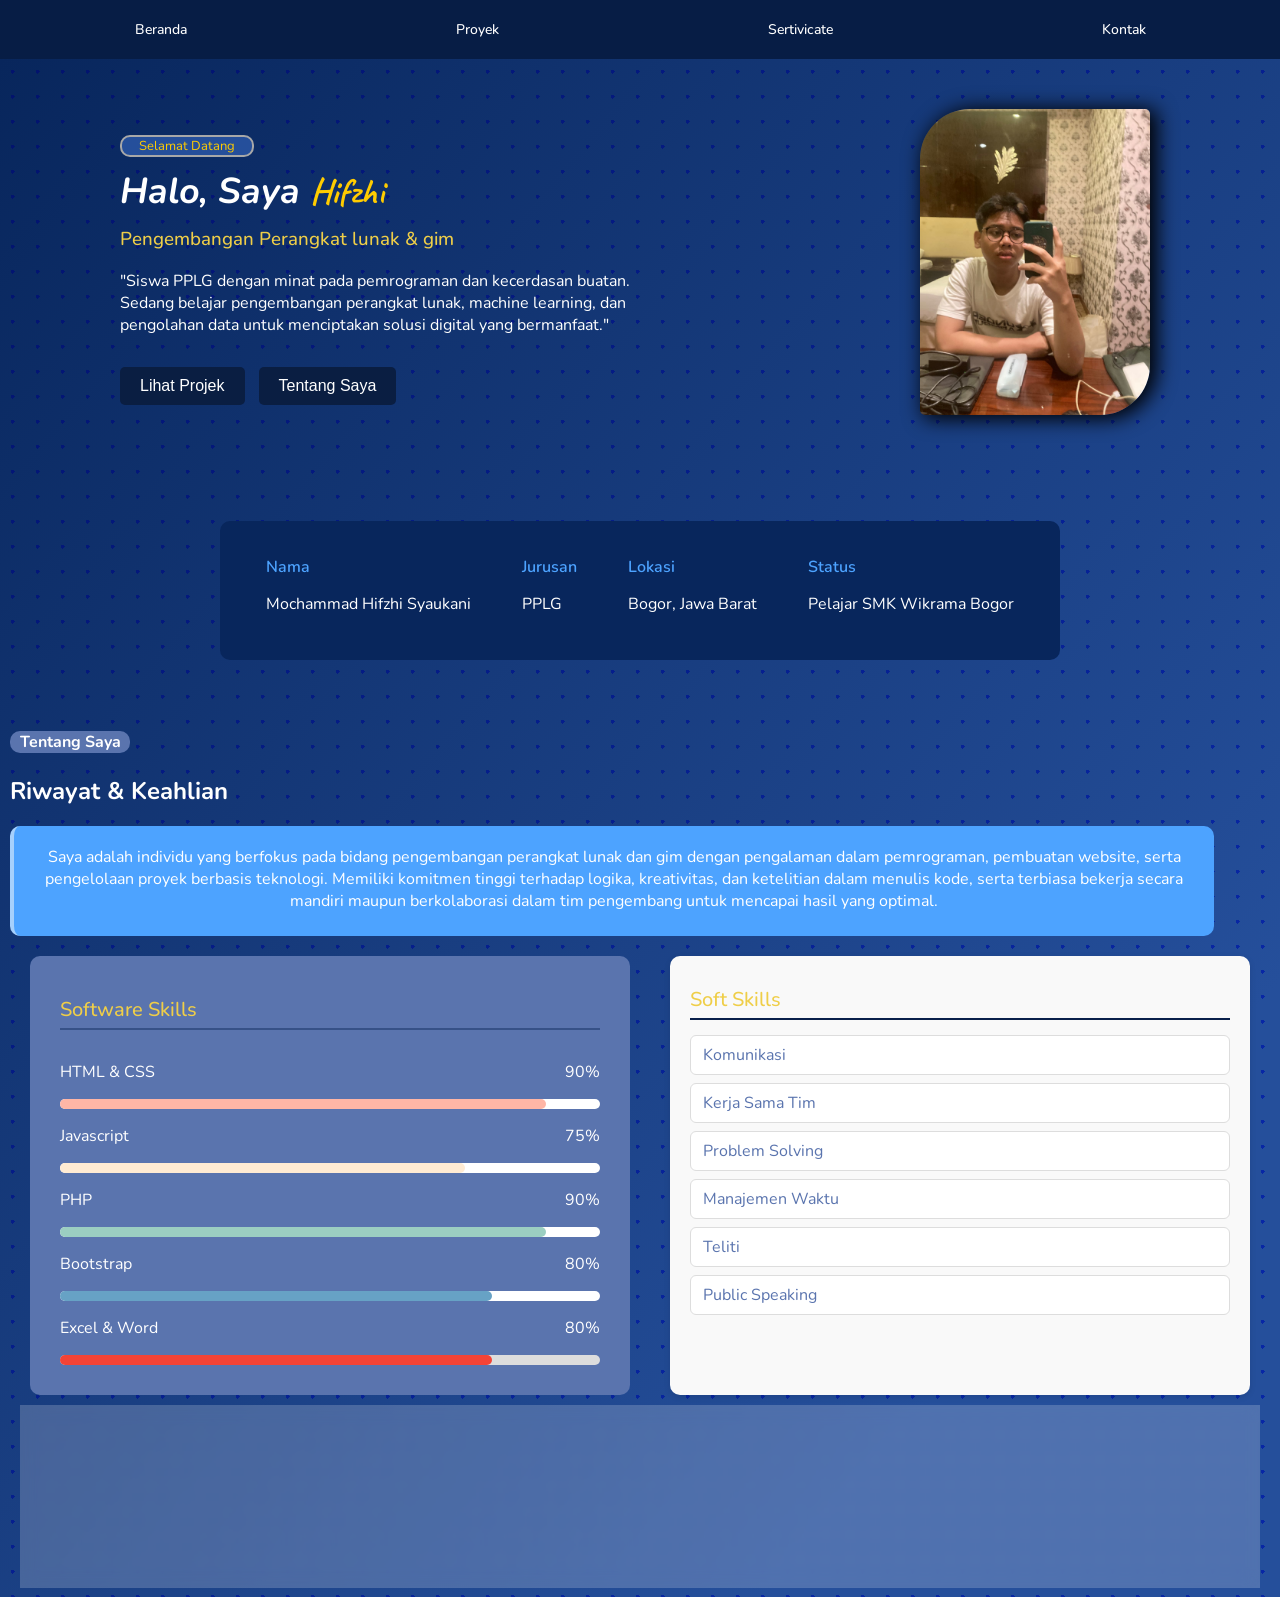
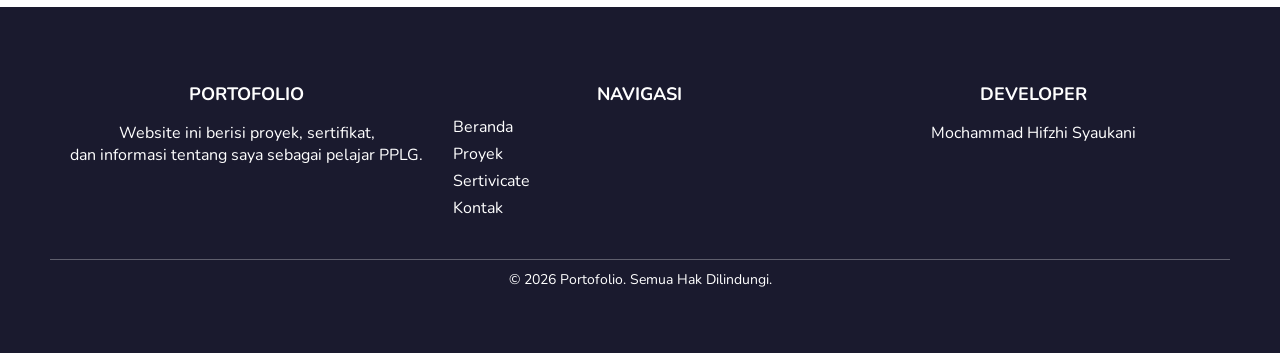
<file: index.html>
<!DOCTYPE html>
<html lang="en">

<head>
    <meta charset="UTF-8">
    <meta name="viewport" content="width=device-width, initial-scale=1.0">
    <title>Portfolio - Mochammad Hifzhi Syaukani</title>
    <link rel="stylesheet" href="src/style/global.css">
    <link rel="stylesheet" href="src/style/index.css">

    <link
        href="https://fonts.googleapis.com/css2?family=Nunito:wght@400;500;600;700;800;900&family=Fraunces:ital,opsz,wght@0,9..144,300;0,9..144,700;0,9..144,900;1,9..144,400&display=swap"
        rel="stylesheet" />

    <link rel="stylesheet" href="https://cdnjs.cloudflare.com/ajax/libs/animate.css/4.1.1/animate.min.css" />

    <link rel="preconnect" href="https://fonts.googleapis.com">
    <link rel="preconnect" href="https://fonts.gstatic.com" crossorigin>
    <link href="https://fonts.googleapis.com/css2?family=Caveat:wght@400..700&display=swap" rel="stylesheet">
</head>

<body>
    <header id="nav"></header>

    <main>
        <div class="section-hero ">
            <div style="margin-left: 70px;" class="animate__animated animate__bounceInLeft">
                <div class="welcome">
                    Selamat Datang
                </div>

                <div style="margin-top: 10px;">
                    <h1><em>Halo, Saya</em> <span>Hifzhi</span></h1>
                </div>

                <div>
                    <h3>Pengembangan Perangkat lunak &amp; gim</h3>
                </div>

                <div>
                    <p style="font-size: medium;">"Siswa PPLG dengan minat pada pemrograman dan kecerdasan buatan.
                        Sedang belajar pengembangan
                        perangkat lunak, machine learning, dan pengolahan data untuk menciptakan solusi digital yang
                        bermanfaat."</p>
                </div>

                <button class="btn-project"> <a href="src/page/Project.html"
                        style="color: white; text-decoration: none; font-size: 16px;">Lihat Projek</a></button>
                <button class="btn-about"> <a href="#about"
                        style="color: white; text-decoration: none; font-size: 16px;">Tentang
                        Saya</a></button>
            </div>

            <div class="animate__animated animate__bounceInDown">
                <img src="src/assets/images/foto Hifzhi.jpeg" alt="Foto hifzhi">
            </div>
        </div>

        <div class="about-strip animate__animated animate__bounceInUp">
            <div class="strip-item">
                <span class="strip-label">Nama</span>
                <span class="strip-val">Mochammad Hifzhi Syaukani</span>
            </div>
            <div class="strip-item">
                <span class="strip-label">Jurusan</span>
                <span class="strip-val">PPLG</span>
            </div>
            <div class="strip-item">
                <span class="strip-label">Lokasi</span>
                <span class="strip-val">Bogor, Jawa Barat</span>
            </div>
            <div class="strip-item">
                <span class="strip-label">Status</span>
                <span class="strip-val">Pelajar SMK Wikrama Bogor</span>
            </div>
        </div>

        <div id="about" style="display: flex; align-items: flex-start; gap: 40px; margin: 10px;">
            <!-- <div style="flex: 1; max-width: 250px;" class="img-aboutme">
                <img src="src/assets/images/foto formal.jpg" alt="Foto formal Hifzhi"
                    style="width:100%; border-radius:5px 50px 5px 50px;">
            </div> -->

            <div class="About" style="flex: 2;">
                <h4 style="font-size: medium;">Tentang Saya</h4>

                <h2 style="color: white;">Riwayat &amp; Keahlian</h2>

                <div class="aboutme">
                    <p>Saya adalah individu yang berfokus pada bidang pengembangan perangkat lunak dan gim dengan
                        pengalaman dalam pemrograman, pembuatan website, serta pengelolaan proyek berbasis teknologi.
                        Memiliki komitmen tinggi terhadap logika, kreativitas, dan ketelitian dalam menulis kode, serta
                        terbiasa bekerja secara mandiri maupun berkolaborasi dalam tim pengembang untuk mencapai hasil
                        yang optimal.</p>
                </div>

                <div style="display: flex; gap: 40px; margin: 20px; margin-bottom: 5px !important;">

                    <div style="flex: 1;" class="Software">
                        <h3>Software Skills</h3>
                        <div>
                            <div style="display:flex; justify-content:space-between; align-items:center;">
                                <p>HTML & CSS</p>
                                <p class="persen">90%</p>
                            </div>

                            <div style="background:#ffffff; width:100%; height:10px; border-radius: 10px;">
                                <div style="background:#FFB6A6; width:90%; height:10px; border-radius: 10px;"></div>
                            </div>
                        </div>
                        <div>
                            <div style="display:flex; justify-content:space-between; align-items:center;">
                                <p>Javascript</p>
                                <p class="persen">75%</p>
                            </div>

                            <div style="background:#ffffff; width:100%; height:10px; border-radius: 10px;">
                                <div style="background:#FFEBD3; width:75%; height:10px; border-radius: 10px;"></div>
                            </div>
                        </div>

                        <div>
                            <div style="display:flex; justify-content:space-between; align-items:center;">
                                <p>PHP</p>
                                <p class="persen">90%</p>
                            </div>
                            <div style="background:#ffffff; width:100%; height:10px; border-radius: 10px;">
                                <div style="background:#9BCEC1; width:90%; height:10px; border-radius: 10px;"></div>
                            </div>
                        </div>

                        <div>
                            <div style="display:flex; justify-content:space-between; align-items:center;">
                                <p>Bootstrap</p>
                                <p class="persen">80%</p>
                            </div>
                            <div style="background:#ffffff; width:100%; height:10px; border-radius: 10px;">
                                <div style="background:#67A2C5; width:80%; height:10px; border-radius: 10px;"></div>
                            </div>
                        </div>
                        <div>
                            <div style="display:flex; justify-content:space-between; align-items:center;">
                                <p>Excel & Word</p>
                                <p class="persen">80%</p>
                            </div>
                            <div style="background:#ddd; width:100%; height:10px; border-radius: 10px;">
                                <div style="background:#f44336; width:80%; height:10px; border-radius: 10px;"></div>
                            </div>
                        </div>
                    </div>

                    <div style="flex: 1; border-radius: 10px;" class="SoftSkills">
                        <h3>Soft Skills</h3>
                        <div>
                            <p>Komunikasi</p>
                            <p>Kerja Sama Tim</p>
                            <p>Problem Solving</p>
                            <p>Manajemen Waktu</p>
                            <p>Teliti</p>
                            <p>Public Speaking</p>
                        </div>
                    </div>
                </div>

                <div id="skill">
                    <h2 style="margin-top:20px; color: #efce48; text-align: center;">Keahlian Utama</h2>
                    <div class="skillsUtama">
                        <div class="skillUtama">
                            <p>Pengembangan Website</p>
                        </div>

                        <div class="skillUtama">
                            <p>Pemrograman Dasar</p>
                        </div>

                        <div class="skillUtama">
                            <p>Database Management</p>

                        </div>
                    </div>
                </div>
            </div>
        </div>

    </main>

    <footer id="footer"></footer>

</body>
<script src="src/js/navbar.js"></script>
<script src="src/js/footer.js"></script>
<script src="src/js/index.js"></script>

</html>
</file>
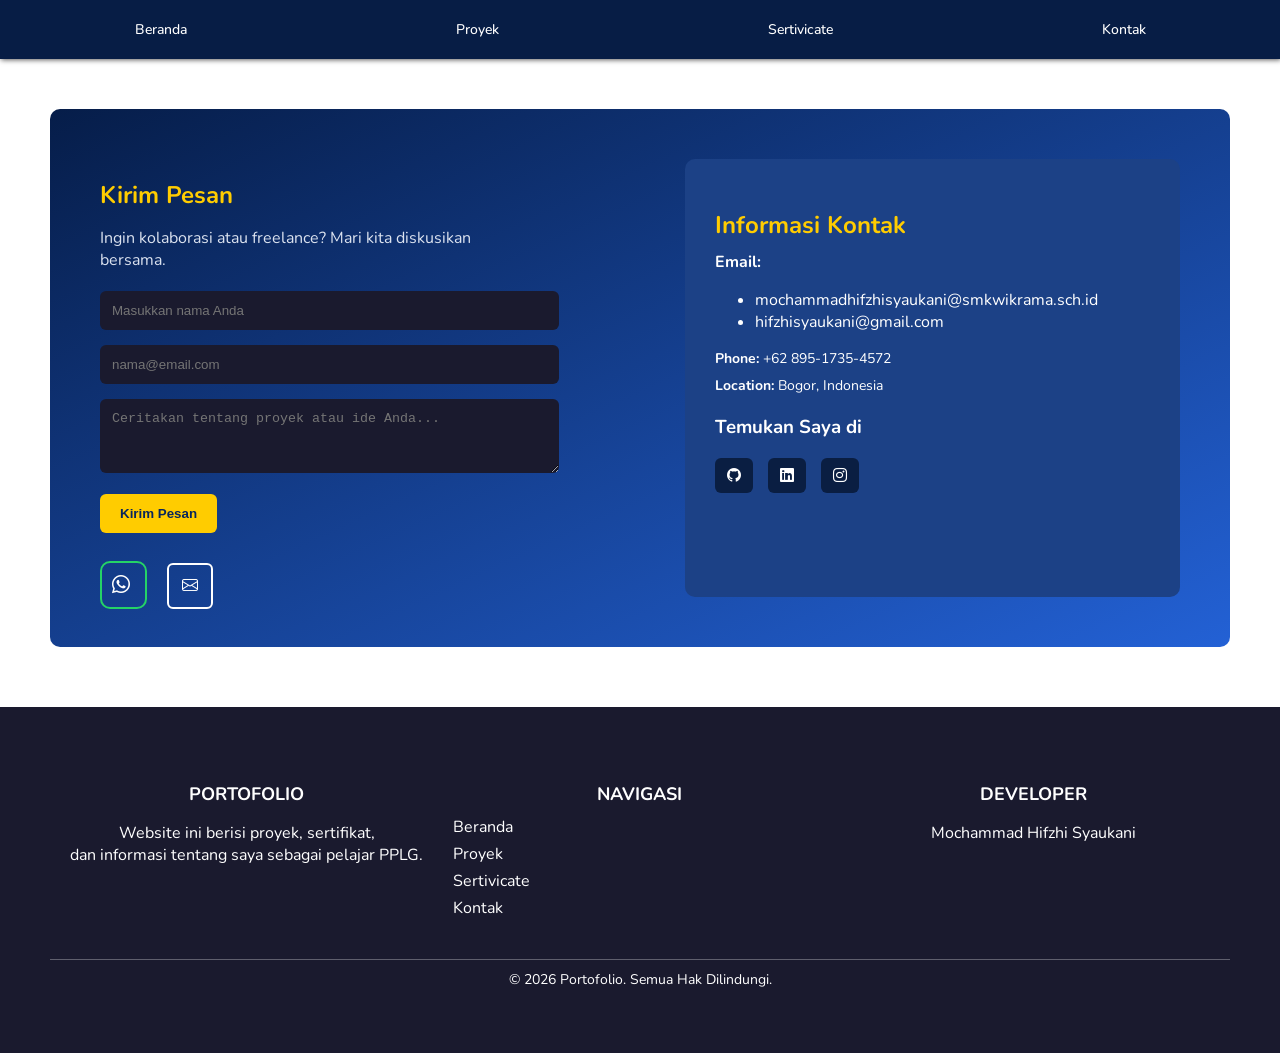
<file: src/page/Kontak.html>
<!DOCTYPE html>
<html lang="en">

<head>
    <meta charset="UTF-8">
    <meta name="viewport" content="width=device-width, initial-scale=1.0">
    <title>Portfolio - Kontak</title>

    <link rel="stylesheet" href="../style/global.css">
    <link rel="stylesheet" href="../style/kontak.css">

    <link
        href="https://fonts.googleapis.com/css2?family=Nunito:wght@400;500;600;700;800;900&family=Fraunces:ital,opsz,wght@0,9..144,300;0,9..144,700;0,9..144,900;1,9..144,400&display=swap"
        rel="stylesheet" />

    <link rel="preconnect" href="https://fonts.googleapis.com">
    <link rel="preconnect" href="https://fonts.gstatic.com" crossorigin>
    <link href="https://fonts.googleapis.com/css2?family=Caveat:wght@400..700&display=swap" rel="stylesheet">

    <!-- <link rel="stylesheet" href="https://jsdelivr.net"> -->

    <link rel="stylesheet" href="https://cdn.jsdelivr.net/npm/bootstrap-icons@1.11.3/font/bootstrap-icons.css">

</head>

<body>
    <header id="nav">

    </header>

    <main>
        <section class="contact">
            <div class="contact-form">
                <h2>Kirim Pesan</h2>
                <p>Ingin kolaborasi atau freelance? Mari kita diskusikan bersama.</p>
                <form action="https://formspree.io/f/mgojgjlw" method="POST">
                    <input type="text" name="name" placeholder="Masukkan nama Anda" required>
                    <input type="email" name="email" placeholder="nama@email.com" required>
                    <textarea name="message" placeholder="Ceritakan tentang proyek atau ide Anda..."
                        required></textarea>
                    <button type="submit">Kirim Pesan</button>
                </form>

                <div class="extra-links">
                    <a href="#" onclick="sendWhatsApp()" class="btn-whatsapp">
                        <i class="bi bi-whatsapp"></i>
                    </a>
                    <a href="mailto:hifzhisyaukani@gmail.com" class="btn-email">
                        <i class="bi bi-envelope"></i>
                    </a>
                </div>

            </div>

            <div class="contact-info">
                <h2>Informasi Kontak</h2>
                <strong>Email:</strong>
                <!-- <p> -->
                <ul>
                    <li>mochammadhifzhisyaukani@smkwikrama.sch.id</li>
                    <li>hifzhisyaukani@gmail.com</li>
                </ul>
                <!-- </p> -->
                <p><strong>Phone:</strong> +62 895-1735-4572</p>
                <p><strong>Location:</strong> Bogor, Indonesia</p>

                <h3>Temukan Saya di</h3>
                <div class="social-links">
                    <a href="https://github.com/mochammadhifzhisyaukani" target="_blank"><i class="bi bi-github"></i></a>
                    <a href="https://www.linkedin.com/in/mochammad-hifzhiii-syaukani-872305386" target="_blank"><i class="bi bi-linkedin"></i></a>
                    <a href="https://www.instagram.com/hfzi_25?igsh=dnJ2Z2tsb2R6cjhy" target="_blank"><i class="bi bi-instagram"></i></a>
                </div>
            </div>
        </section>

    </main>

    <footer id="footer"></footer>
</body>
<script src="../js/navbar.js"></script>
<script src="../js/footer.js"></script>
<script src="../js/kontak.js"></script>

</html>
</file>
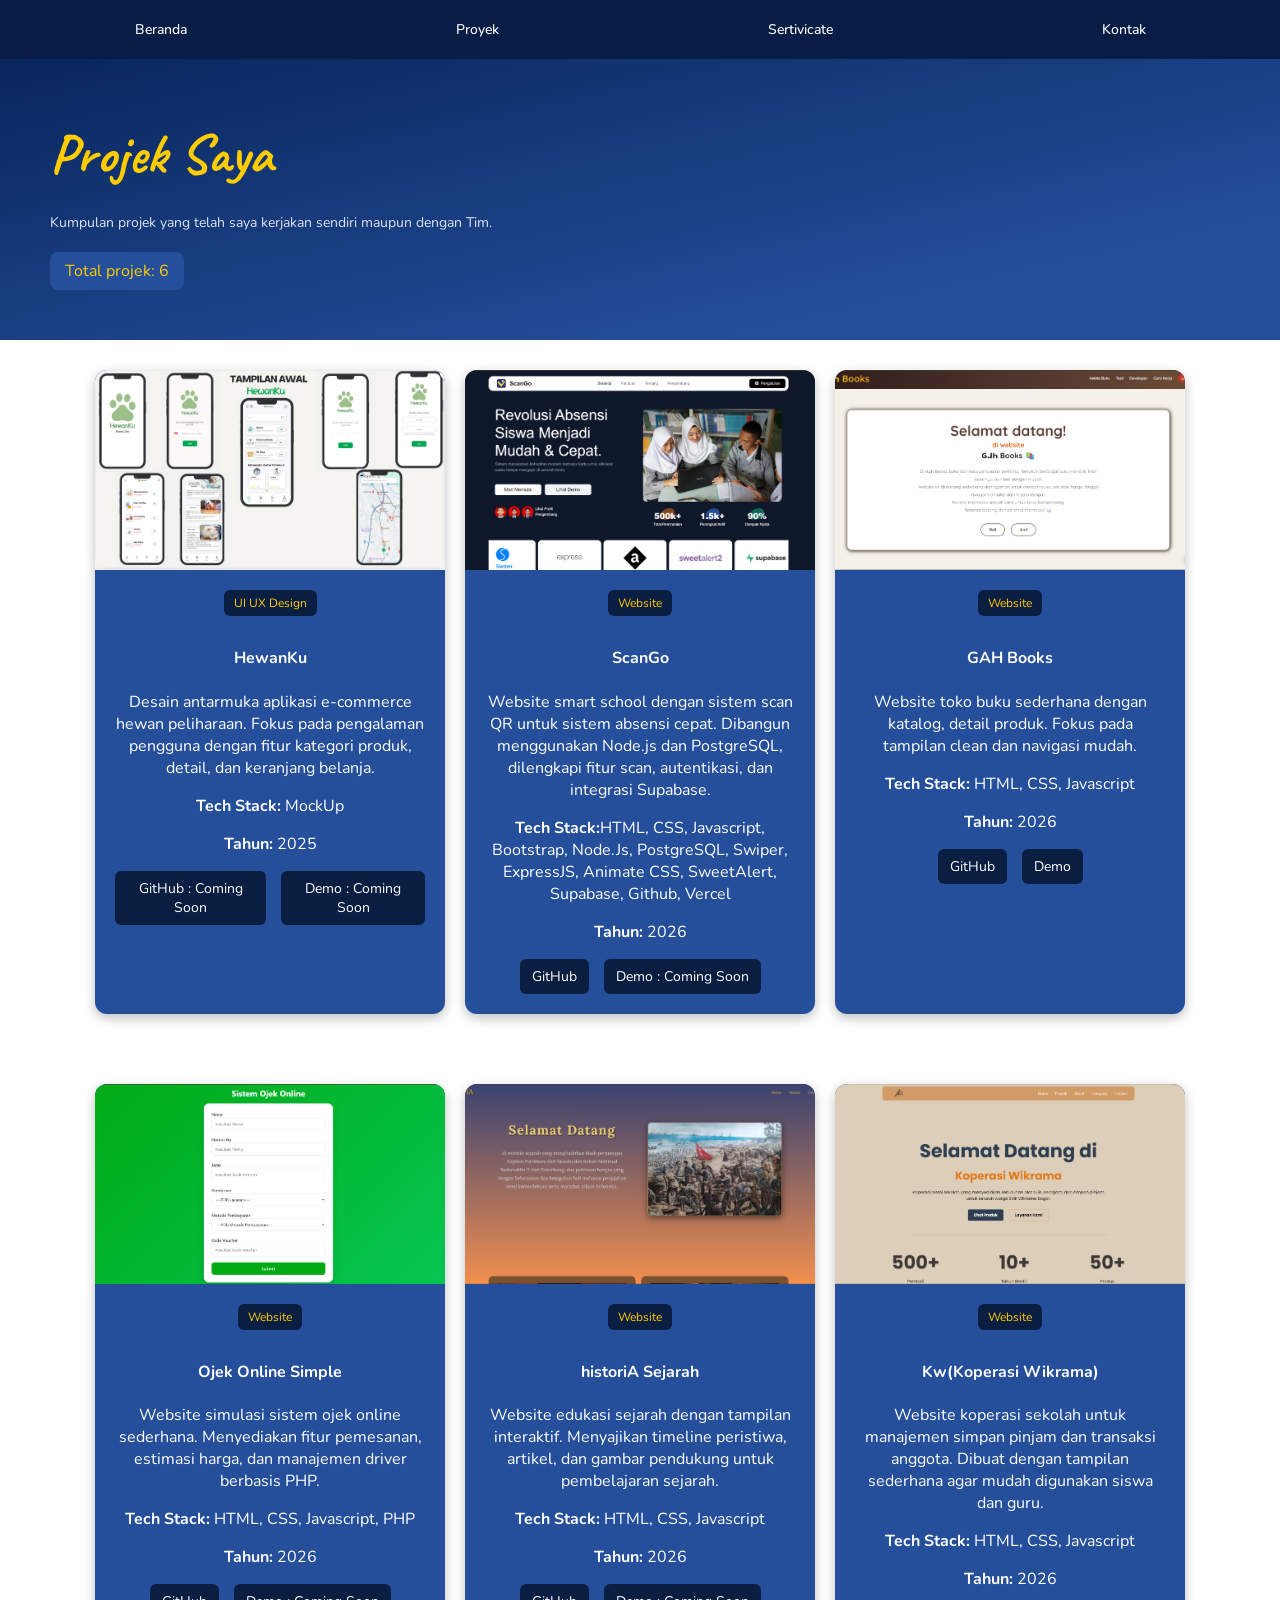
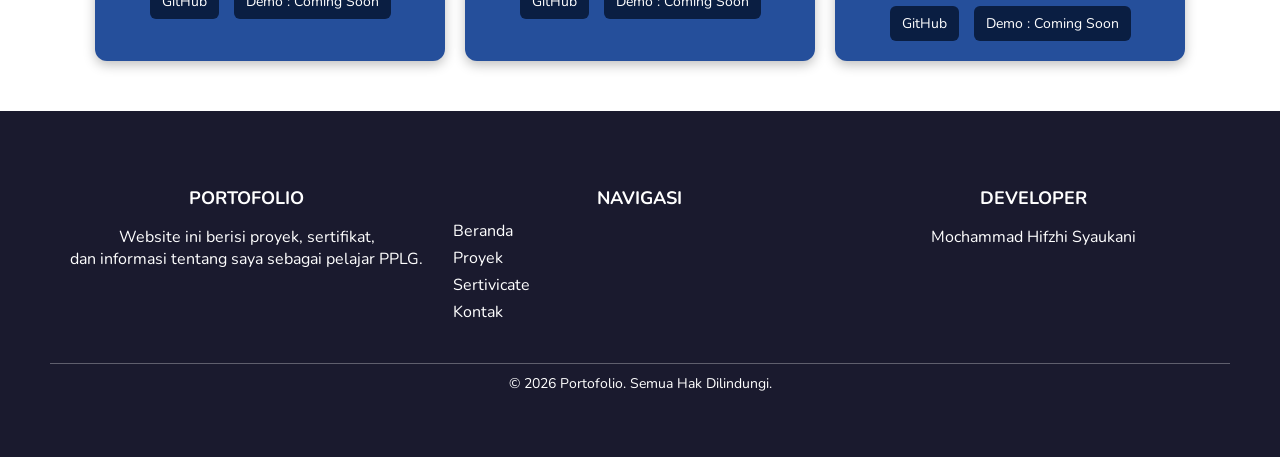
<file: src/page/Project.html>
<!DOCTYPE html>
<html lang="en">

<head>
    <meta charset="UTF-8">
    <meta name="viewport" content="width=device-width, initial-scale=1.0">
    <title>Portfolio - Projek</title>

    <link rel="stylesheet" href="../style/global.css">
    <link rel="stylesheet" href="../style/project.css">


    <link
        href="https://fonts.googleapis.com/css2?family=Nunito:wght@400;500;600;700;800;900&family=Fraunces:ital,opsz,wght@0,9..144,300;0,9..144,700;0,9..144,900;1,9..144,400&display=swap"
        rel="stylesheet" />

    <link rel="stylesheet" href="https://cdnjs.cloudflare.com/ajax/libs/animate.css/4.1.1/animate.min.css" />


    <link rel="preconnect" href="https://fonts.googleapis.com">
    <link rel="preconnect" href="https://fonts.gstatic.com" crossorigin>
    <link href="https://fonts.googleapis.com/css2?family=Caveat:wght@400..700&display=swap" rel="stylesheet">
</head>

<body>
    <header id="nav">

    </header>

    <main>
        <section class="portfolio">
            <h2 class="animate__animated animate__bounceInDown">Projek Saya</h2>
            <p class="animate__animated animate__bounceInLeft">Kumpulan projek yang telah saya kerjakan sendiri maupun dengan Tim.</p>
            <div class="project-count animate__animated animate__bounceInLeft">Total projek: 6</div>
        </section>


        <div class="projects-grid animate__animated animate__slideInUp">

            <div class="project-card">
                <div class="project-image">
                    <img src="../assets/project/project UI UX HewanKu.png" alt="Preview HewanKu">
                </div>
                <div class="project-content">
                    <span class="project-category">UI UX Design</span>
                    <h4>HewanKu</h4>
                    <p>Desain antarmuka aplikasi e-commerce hewan peliharaan. Fokus pada pengalaman pengguna dengan
                        fitur kategori produk, detail, dan keranjang belanja.</p>
                    <p><strong>Tech Stack:</strong> MockUp</p>
                    <p><strong>Tahun:</strong> 2025</p>
                    <div class="project-links">
                        <a href="#">GitHub : Coming Soon </a>
                        <a href="#">Demo : Coming Soon</a>
                    </div>
                </div>
            </div>

            <div class="project-card">
                <div class="project-image">
                    <img src="../assets/project/projek ScanGo.png" alt="Preview ScanGo">
                </div>
                <div class="project-content">
                    <span class="project-category">Website</span>
                    <h4>ScanGo</h4>
                    <p>Website smart school dengan sistem scan QR untuk sistem absensi cepat. Dibangun menggunakan
                        Node.js dan PostgreSQL, dilengkapi fitur scan, autentikasi, dan integrasi Supabase.</p>
                    <p><strong>Tech Stack:</strong>HTML, CSS, Javascript, Bootstrap, Node.Js, PostgreSQL, Swiper,
                        ExpressJS, Animate CSS, SweetAlert, Supabase, Github, Vercel</p>
                    <p><strong>Tahun:</strong> 2026</p>
                    <div class="project-links">
                        <a href="https://github.com/mochammadhifzhisyaukani/ScanGo.git" target="_blank">GitHub</a>
                        <a href="#">Demo : Coming Soon</a>
                    </div>
                </div>
            </div>
            <div class=" project-card">
                            <div class="project-image">
                                <img src="../assets/project/projek GAH Books.png" alt="Preview GAH Books">
                            </div>
                            <div class="project-content">
                                <span class="project-category">Website</span>
                                <h4>GAH Books</h4>
                                <p>Website toko buku sederhana dengan katalog, detail produk. Fokus pada tampilan clean
                                    dan navigasi mudah.</p>
                                <p><strong>Tech Stack:</strong> HTML, CSS, Javascript</p>
                                <p><strong>Tahun:</strong> 2026</p>
                                <div class="project-links">
                                    <a href="https://github.com/mochammadhifzhisyaukani/bookStore.git"
                                        target="_blank">GitHub</a>
                                    <a href="https://mochammadhifzhisyaukani.github.io/bookStore/"
                                        target="_blank">Demo</a>
                                </div>
                            </div>
                    </div>
                    <div class="project-card">
                        <div class="project-image">
                            <img src="../assets/project/projek Sistem Ojek Online.png" alt="Preview Ojek Online KW">
                        </div>
                        <div class="project-content">
                            <span class="project-category">Website</span>
                            <h4>Ojek Online Simple</h4>
                            <p>Website simulasi sistem ojek online sederhana. Menyediakan fitur pemesanan, estimasi
                                harga, dan manajemen driver berbasis PHP.</p>
                            <p><strong>Tech Stack:</strong> HTML, CSS, Javascript, PHP</p>
                            <p><strong>Tahun:</strong> 2026</p>
                            <div class="project-links">
                                <a href="https://github.com/mochammadhifzhisyaukani/OjekKW.git"
                                    target="_blank">GitHub</a>
                                <a href="#">Demo : Coming Soon</a>
                            </div>
                        </div>
                    </div>

                    <div class="project-card">
                        <div class="project-image">
                            <img src="../assets/project/project historiA Sejarah.png" alt="Preview historiA Sejarah">
                        </div>
                        <div class="project-content">
                            <span class="project-category">Website</span>
                            <h4>historiA Sejarah</h4>
                            <p>Website edukasi sejarah dengan tampilan interaktif. Menyajikan timeline peristiwa,
                                artikel, dan gambar pendukung untuk pembelajaran sejarah.</p>
                            <p><strong>Tech Stack:</strong> HTML, CSS, Javascript</p>
                            <p><strong>Tahun:</strong> 2026</p>
                            <div class="project-links">
                                <a href="https://github.com/mochammadhifzhisyaukani/webSejarah.git"
                                    target="_blank">GitHub</a>
                                <a href="https://mochammadhifzhisyaukani.github.io/webSejarah/" target="_blank">Demo :
                                    Coming Soon</a>
                            </div>
                        </div>
                    </div>

                    <div class="project-card">
                        <div class="project-image">
                            <img src="../assets/project/project Kw(Koperasi Wikrama).png"
                                alt="Preview Wk-Koperasi-Wikrama-">
                        </div>
                        <div class="project-content">
                            <span class="project-category">Website</span>
                            <h4>Kw(Koperasi Wikrama)</h4>
                            <p>Website koperasi sekolah untuk manajemen simpan pinjam dan transaksi anggota. Dibuat
                                dengan tampilan sederhana agar mudah digunakan siswa dan guru.</p>
                            <p><strong>Tech Stack:</strong> HTML, CSS, Javascript</p>
                            <p><strong>Tahun:</strong> 2026</p>
                            <div class="project-links">
                                <a href="https://github.com/mochammadhifzhisyaukani/Wk-Koperasi-Wikrama-.git"
                                    target="_blank">GitHub</a>
                                <a href="https://mochammadhifzhisyaukani.github.io/Wk-Koperasi-Wikrama-/"
                                    target="_blank">Demo : Coming Soon</a>
                            </div>
                        </div>
                    </div>
                </div>

    </main>

    <footer id="footer"></footer>
</body>
<script src="../js/navbar.js"></script>
<script src="../js/footer.js"></script>

</html>
</file>
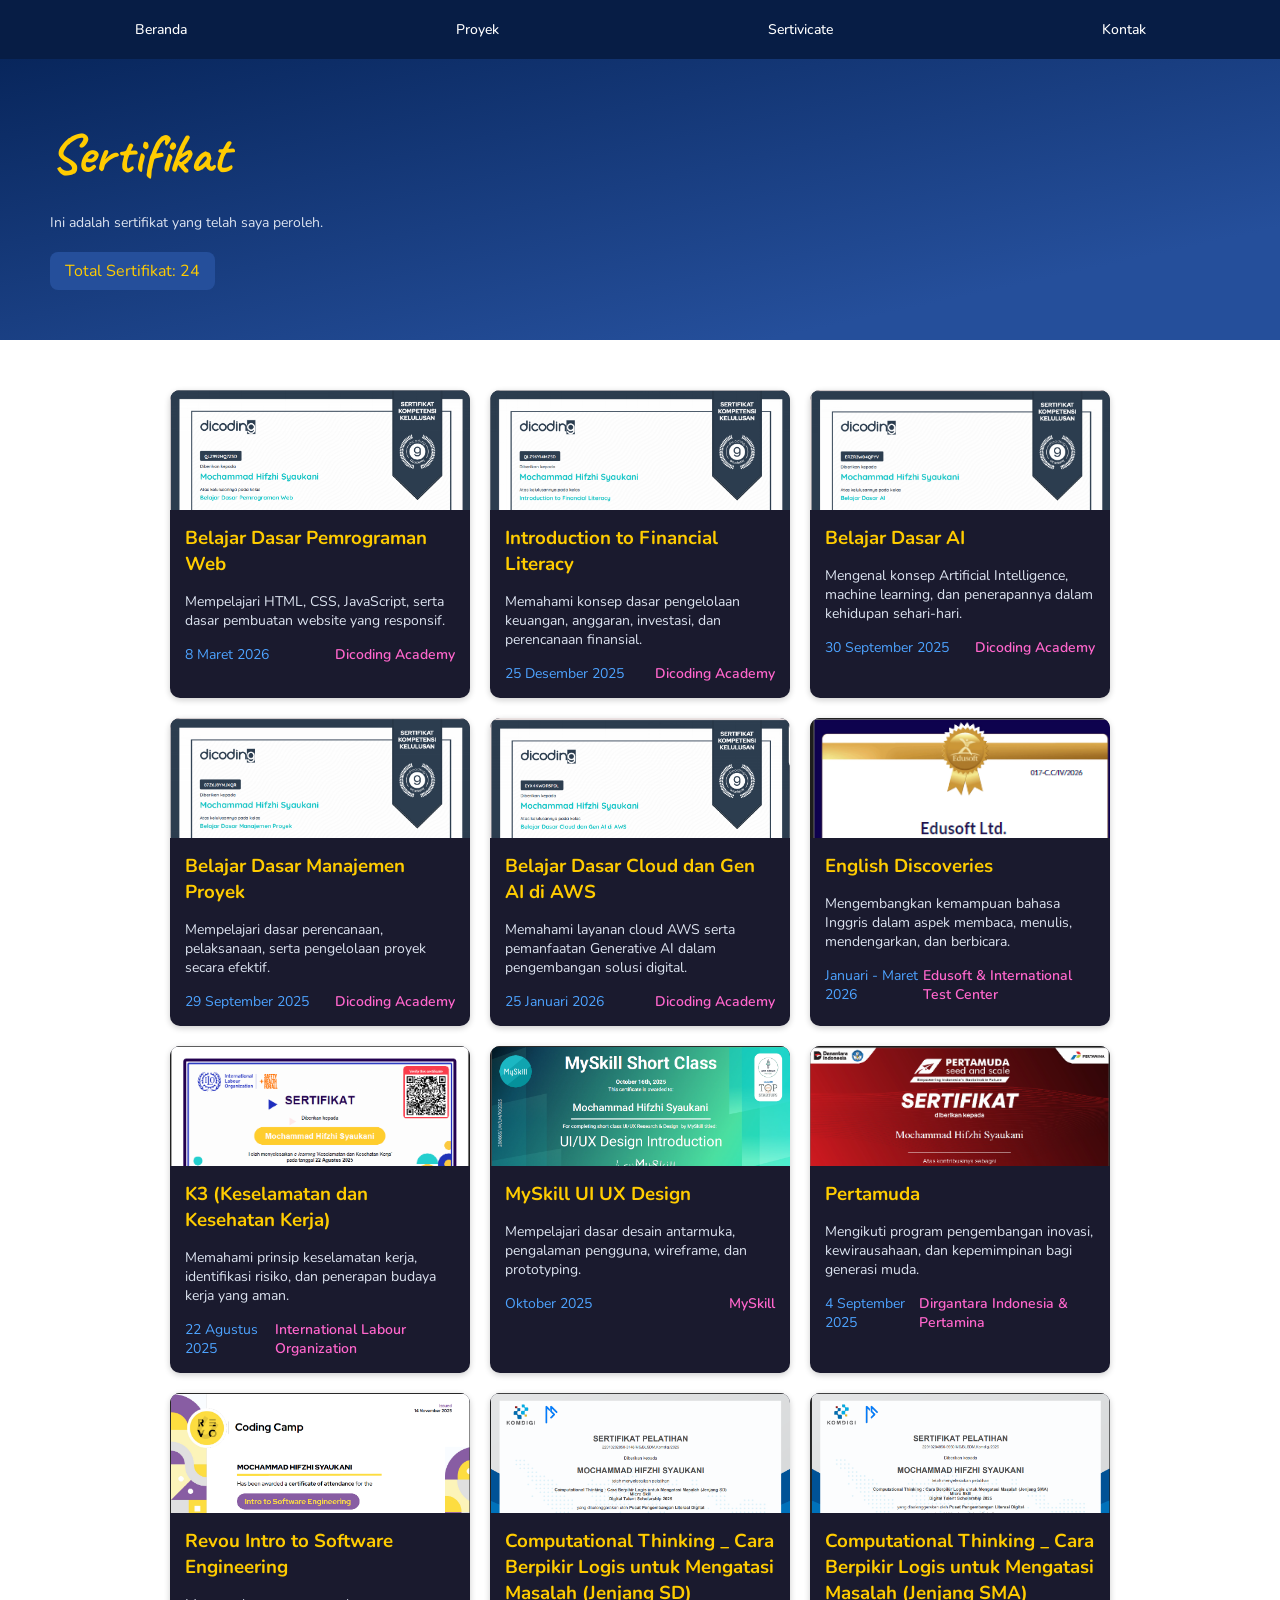
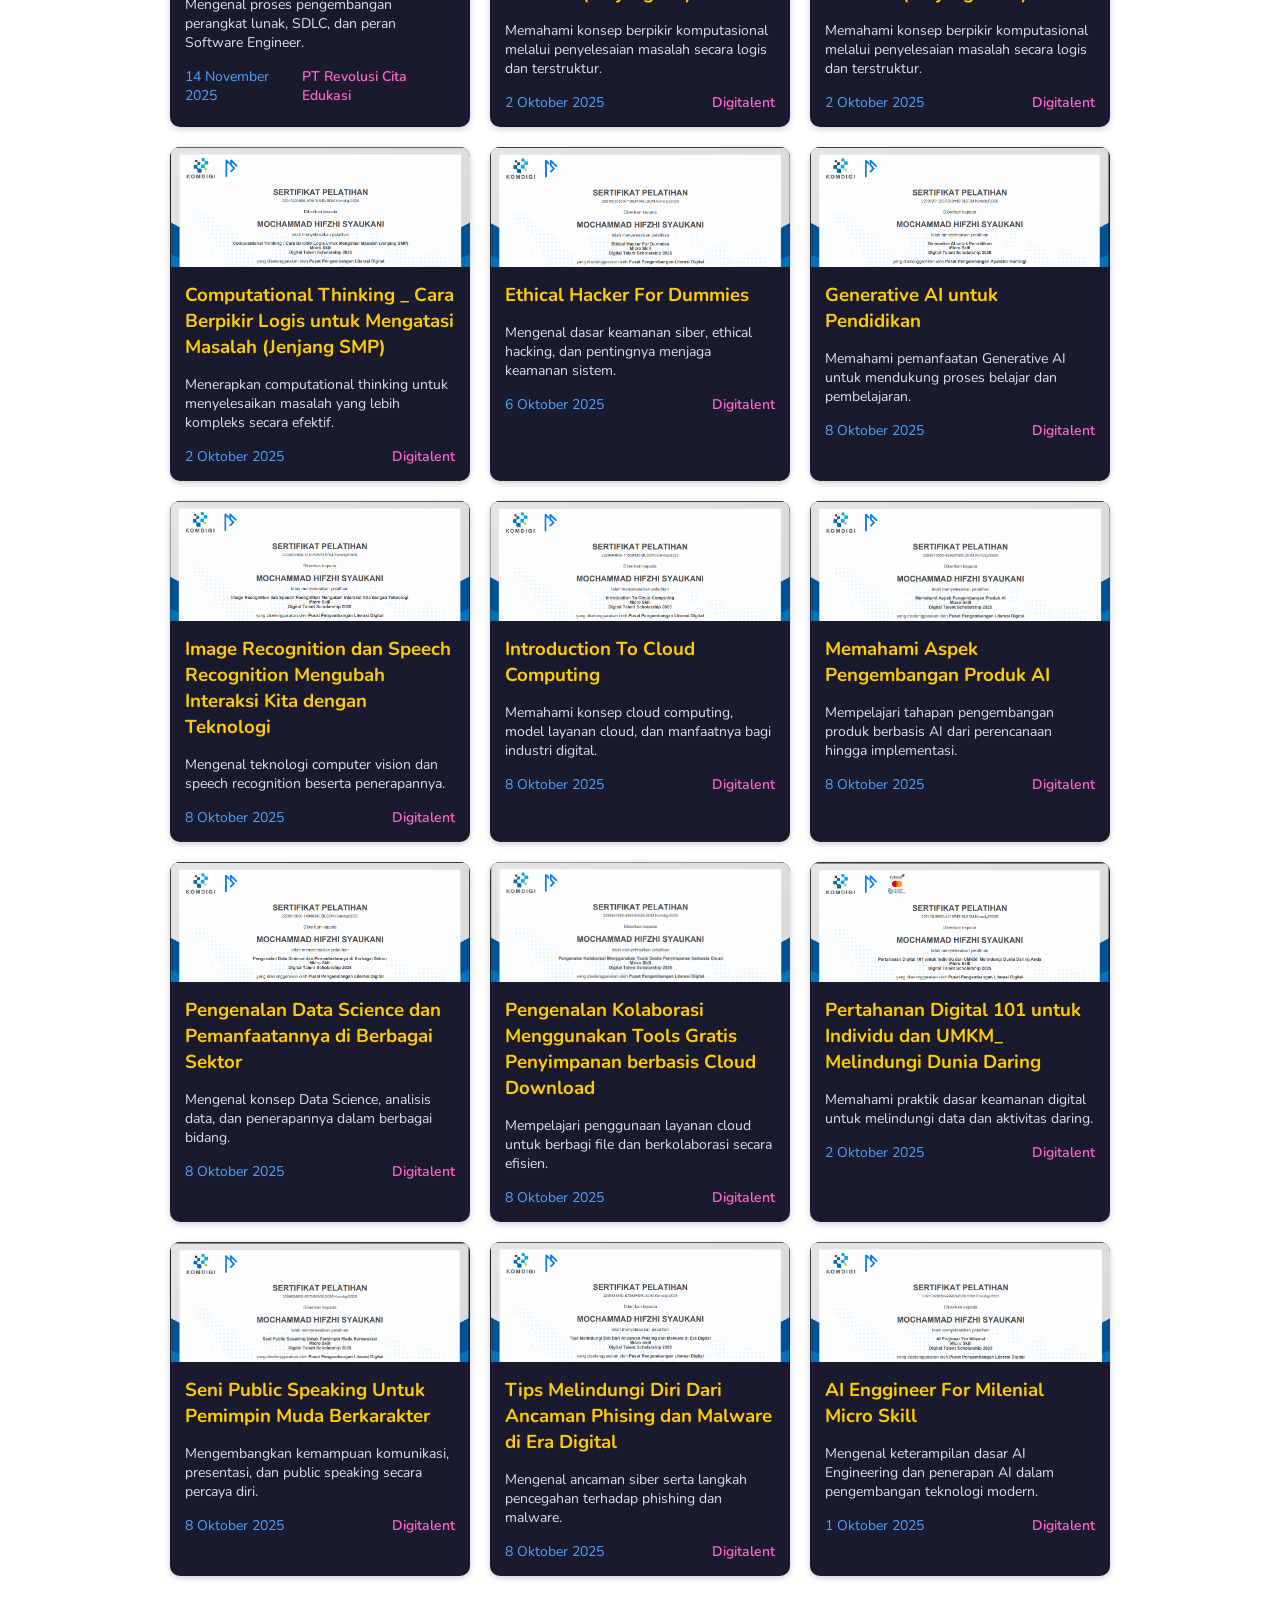
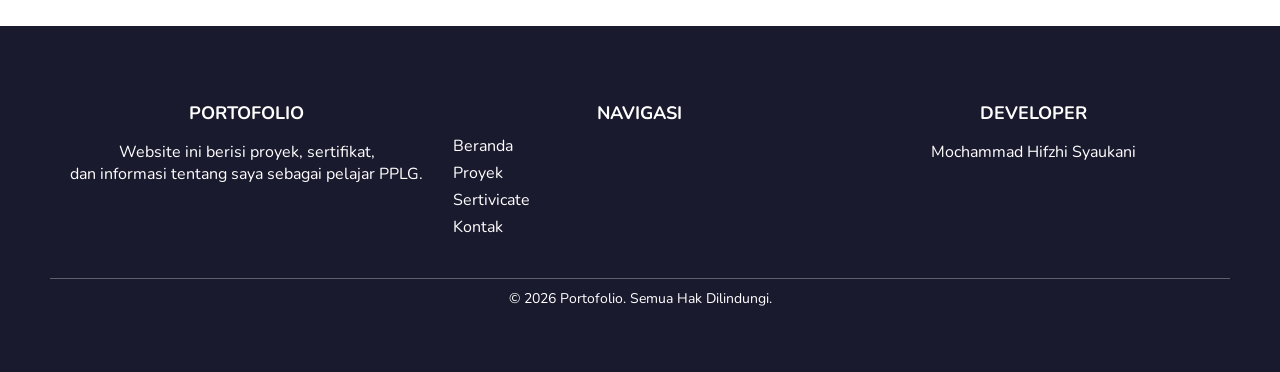
<file: src/page/Sertivikat.html>
<!DOCTYPE html>
<html lang="en">

<head>
  <meta charset="UTF-8">
  <meta name="viewport" content="width=device-width, initial-scale=1.0">
  <title>Portfolio - Sertifikat</title>

  <link rel="stylesheet" href="../style/global.css">
  <link rel="stylesheet" href="../style/sertivikat.css">

  <link rel="stylesheet" href="https://cdnjs.cloudflare.com/ajax/libs/animate.css/4.1.1/animate.min.css" />

  <!-- Fonts -->
  <link
    href="https://fonts.googleapis.com/css2?family=Nunito:wght@400;500;600;700;800;900&family=Fraunces:ital,opsz,wght@0,9..144,300;0,9..144,700;0,9..144,900;1,9..144,400&display=swap"
    rel="stylesheet">
  <link rel="preconnect" href="https://fonts.googleapis.com">
  <link rel="preconnect" href="https://fonts.gstatic.com" crossorigin>
  <link href="https://fonts.googleapis.com/css2?family=Caveat:wght@400..700&display=swap" rel="stylesheet">
</head>

<body>
  <header id="nav"></header>

  <main>
    <div class="portfolio">
      <h2 class="animate__animated animate__bounceInDown">Sertifikat</h2>
      <p class="animate__animated animate__bounceInLeft">Ini adalah sertifikat yang telah saya peroleh.</p>
      <div class="project-count project-count animate__animated animate__bounceInLeft">Total Sertifikat: 24</div>
    </div>

    <section class="certificates animate__animated animate__fadeInUp">
      <div class="cert-grid">
        <div class="cert-card">
          <div class="cert-image">
            <img src="../assets/sertivicate/DBS X Dicoding/Belajar dasar pemoggraman web.png"
              alt="Belajar dasar pemrograman web">
          </div>
          <h3>Belajar Dasar Pemrograman Web</h3>
          <p>Mempelajari HTML, CSS, JavaScript, serta dasar pembuatan website yang responsif.</p>
          <div class="cert-footer">
            <span class="cert-date">8 Maret 2026</span>
            <span class="cert-org">Dicoding Academy</span>
          </div>
        </div>

        <div class="cert-card">
          <div class="cert-image">
            <img src="../assets/sertivicate/DBS X Dicoding/introduction to financial literacy.png"
              alt="Introduction to Financial Literacy">
          </div>
          <h3>Introduction to Financial Literacy</h3>
          <p>Memahami konsep dasar pengelolaan keuangan, anggaran, investasi, dan perencanaan finansial.</p>
          <div class="cert-footer">
            <span class="cert-date">25 Desember 2025</span>
            <span class="cert-org">Dicoding Academy</span>
          </div>
        </div>

        <div class="cert-card">
          <div class="cert-image">
            <img src="../assets/sertivicate/dicoding/Belajar dasar AI.png" alt="Belajar Dasar AI">
          </div>
          <h3>Belajar Dasar AI</h3>
          <p>Mengenal konsep Artificial Intelligence, machine learning, dan penerapannya dalam kehidupan sehari-hari.
          </p>
          <div class="cert-footer">
            <span class="cert-date">30 September 2025</span>
            <span class="cert-org">Dicoding Academy</span>
          </div>
        </div>

        <div class="cert-card">
          <div class="cert-image">
            <img src="../assets/sertivicate/dicoding/Belajar dasar manajemen proyek.png"
              alt="Belajar Dasar Manajemen Proyek">
          </div>
          <h3>Belajar Dasar Manajemen Proyek</h3>
          <p>Mempelajari dasar perencanaan, pelaksanaan, serta pengelolaan proyek secara efektif.</p>
          <div class="cert-footer">
            <span class="cert-date">29 September 2025</span>
            <span class="cert-org">Dicoding Academy</span>
          </div>
        </div>

        <div class="cert-card">
          <div class="cert-image">
            <img src="../assets/sertivicate/dicoding/belajar dasar cloud dan gen AI di aws.png"
              alt="Belajar Dasar Cloud dan Gen AI di AWS">
          </div>
          <h3>Belajar Dasar Cloud dan Gen AI di AWS</h3>
          <p>Memahami layanan cloud AWS serta pemanfaatan Generative AI dalam pengembangan solusi digital.</p>
          <div class="cert-footer">
            <span class="cert-date">25 Januari 2026</span>
            <span class="cert-org">Dicoding Academy</span>
          </div>
        </div>

        <div class="cert-card">
          <div class="cert-image">
            <img src="../assets/sertivicate/inggris/english descovery.png" alt="English Discoveries">
          </div>
          <h3>English Discoveries</h3>
          <p>Mengembangkan kemampuan bahasa Inggris dalam aspek membaca, menulis, mendengarkan, dan berbicara.</p>
          <div class="cert-footer">
            <span class="cert-date">Januari - Maret 2026</span>
            <span class="cert-org">Edusoft & International Test Center</span>
          </div>
        </div>

        <div class="cert-card">
          <div class="cert-image">
            <img src="../assets/sertivicate/K3/K3.png" alt="K3">
          </div>
          <h3>K3 (Keselamatan dan Kesehatan Kerja)</h3>
          <p>Memahami prinsip keselamatan kerja, identifikasi risiko, dan penerapan budaya kerja yang aman.</p>
          <div class="cert-footer">
            <span class="cert-date">22 Agustus 2025</span>
            <span class="cert-org">International Labour Organization</span>
          </div>
        </div>

        <div class="cert-card">
          <div class="cert-image">
            <img src="../assets/sertivicate/Myskill/UI UX design.png" alt="MySkill UI UX Design">
          </div>
          <h3>MySkill UI UX Design</h3>
          <p>Mempelajari dasar desain antarmuka, pengalaman pengguna, wireframe, dan prototyping.</p>
          <div class="cert-footer">
            <span class="cert-date">Oktober 2025</span>
            <span class="cert-org">MySkill</span>
          </div>
        </div>

        <div class="cert-card">
          <div class="cert-image">
            <img src="../assets/sertivicate/Pertamuda/pertamuda.png" alt="Pertamuda">
          </div>
          <h3>Pertamuda</h3>
          <p>Mengikuti program pengembangan inovasi, kewirausahaan, dan kepemimpinan bagi generasi muda.</p>
          <div class="cert-footer">
            <span class="cert-date">4 September 2025</span>
            <span class="cert-org">Dirgantara Indonesia & Pertamina</span>
          </div>
        </div>

        <div class="cert-card">
          <div class="cert-image">
            <img src="../assets/sertivicate/Revou/revou intro to software enginerring.png"
              alt="Revou Intro to Software Engineering">
          </div>
          <h3>Revou Intro to Software Engineering</h3>
          <p>Mengenal proses pengembangan perangkat lunak, SDLC, dan peran Software Engineer.</p>
          <div class="cert-footer">
            <span class="cert-date">14 November 2025</span>
            <span class="cert-org">PT Revolusi Cita Edukasi</span>
          </div>
        </div>

        <div class="cert-card">
          <div class="cert-image">
            <img
              src="../assets/sertivicate/Digitalent/E-Sertificate Computational Thinking _ Cara Berpikir Logis untuk Mengatasi Masalah (Jenjang SD).png"
              alt="Computational Thinking _ Cara Berpikir Logis untuk Mengatasi Masalah (Jenjang SD)">
          </div>
          <h3>Computational Thinking _ Cara Berpikir Logis untuk Mengatasi Masalah (Jenjang SD)</h3>
          <p>Memahami konsep berpikir komputasional melalui penyelesaian masalah secara logis dan terstruktur.</p>
          <div class="cert-footer">
            <span class="cert-date">2 Oktober 2025</span>
            <span class="cert-org">Digitalent</span>
          </div>
        </div>

        <div class="cert-card">
          <div class="cert-image">
            <img
              src="../assets/sertivicate/Digitalent/E-Sertificate Computational Thinking _ Cara Berpikir Logis untuk Mengatasi Masalah (Jenjang SMA).png"
              alt="Computational Thinking _ Cara Berpikir Logis untuk Mengatasi Masalah (Jenjang SMA)">
          </div>
          <h3>Computational Thinking _ Cara Berpikir Logis untuk Mengatasi Masalah (Jenjang SMA)</h3>
          <p>Memahami konsep berpikir komputasional melalui penyelesaian masalah secara logis dan terstruktur.</p>
          <div class="cert-footer">
            <span class="cert-date">2 Oktober 2025</span>
            <span class="cert-org">Digitalent</span>
          </div>
        </div>

        <div class="cert-card">
          <div class="cert-image">
            <img
              src="../assets/sertivicate/Digitalent/E-Sertificate Computational Thinking _ Cara Berpikir Logis untuk Mengatasi Masalah (Jenjang SMP).png"
              alt="Computational Thinking _ Cara Berpikir Logis untuk Mengatasi Masalah (Jenjang SMP)">
          </div>
          <h3>Computational Thinking _ Cara Berpikir Logis untuk Mengatasi Masalah (Jenjang SMP)</h3>
          <p>Menerapkan computational thinking untuk menyelesaikan masalah yang lebih kompleks secara efektif.</p>
          <div class="cert-footer">
            <span class="cert-date">2 Oktober 2025</span>
            <span class="cert-org">Digitalent</span>
          </div>
        </div>

        <div class="cert-card">
          <div class="cert-image">
            <img src="../assets/sertivicate/Digitalent/E-Sertificate Ethical Hacker For Dummies.png"
              alt="Ethical Hacker For Dummies">
          </div>
          <h3>Ethical Hacker For Dummies</h3>
          <p>Mengenal dasar keamanan siber, ethical hacking, dan pentingnya menjaga keamanan sistem.</p>
          <div class="cert-footer">
            <span class="cert-date">6 Oktober 2025</span>
            <span class="cert-org">Digitalent</span>
          </div>
        </div>

        <div class="cert-card">
          <div class="cert-image">
            <img src="../assets/sertivicate/Digitalent/E-Sertificate Generative AI untuk Pendidikan.png"
              alt="Generative AI untuk Pendidikan">
          </div>
          <h3>Generative AI untuk Pendidikan</h3>
          <p>Memahami pemanfaatan Generative AI untuk mendukung proses belajar dan pembelajaran.</p>
          <div class="cert-footer">
            <span class="cert-date">8 Oktober 2025</span>
            <span class="cert-org">Digitalent</span>
          </div>
        </div>

        <div class="cert-card">
          <div class="cert-image">
            <img
              src="../assets/sertivicate/Digitalent/E-Sertificate Image Recognition dan Speech Recognition Mengubah Interaksi Kita dengan Teknologi.png"
              alt="Generative AI untuk Pendidikan">
          </div>
          <h3>Image Recognition dan Speech Recognition Mengubah Interaksi Kita dengan Teknologi</h3>
          <p>Mengenal teknologi computer vision dan speech recognition beserta penerapannya.</p>
          <div class="cert-footer">
            <span class="cert-date">8 Oktober 2025</span>
            <span class="cert-org">Digitalent</span>
          </div>
        </div>


        <div class="cert-card">
          <div class="cert-image">
            <img src="../assets/sertivicate/Digitalent/E-Sertificate Introduction To Cloud Computing.png"
              alt="Introduction To Cloud Computing">
          </div>
          <h3>Introduction To Cloud Computing</h3>
          <p>Memahami konsep cloud computing, model layanan cloud, dan manfaatnya bagi industri digital.</p>
          <div class="cert-footer">
            <span class="cert-date">8 Oktober 2025</span>
            <span class="cert-org">Digitalent</span>
          </div>
        </div>

        <div class="cert-card">
          <div class="cert-image">
            <img src="../assets/sertivicate/Digitalent/E-Sertificate Memahami Aspek Pengembangan Produk AI.png"
              alt="Introduction To Cloud Computing">
          </div>
          <h3>Memahami Aspek Pengembangan Produk AI</h3>
          <p>Mempelajari tahapan pengembangan produk berbasis AI dari perencanaan hingga implementasi.</p>
          <div class="cert-footer">
            <span class="cert-date">8 Oktober 2025</span>
            <span class="cert-org">Digitalent</span>
          </div>
        </div>

        <div class="cert-card">
          <div class="cert-image">
            <img
              src="../assets/sertivicate/Digitalent/E-Sertificate Pengenalan Data Science dan Pemanfaatannya di Berbagai Sektor.png"
              alt="Pengenalan Data Science dan Pemanfaatannya di Berbagai Sektor">
          </div>
          <h3>Pengenalan Data Science dan Pemanfaatannya di Berbagai Sektor</h3>
          <p>Mengenal konsep Data Science, analisis data, dan penerapannya dalam berbagai bidang.</p>
          <div class="cert-footer">
            <span class="cert-date">8 Oktober 2025</span>
            <span class="cert-org">Digitalent</span>
          </div>
        </div>


        <div class="cert-card">
          <div class="cert-image">
            <img
              src="../assets/sertivicate/Digitalent/E-Sertificate Pengenalan Kolaborasi Menggunakan Tools Gratis Penyimpanan berbasis Cloud Download.png"
              alt="Pengenalan Kolaborasi Menggunakan Tools Gratis Penyimpanan berbasis Cloud Download">
          </div>
          <h3>Pengenalan Kolaborasi Menggunakan Tools Gratis Penyimpanan berbasis Cloud Download</h3>
          <p>Mempelajari penggunaan layanan cloud untuk berbagi file dan berkolaborasi secara efisien.</p>
          <div class="cert-footer">
            <span class="cert-date">8 Oktober 2025</span>
            <span class="cert-org">Digitalent</span>
          </div>
        </div>

        <div class="cert-card">
          <div class="cert-image">
            <img
              src="../assets/sertivicate/Digitalent/E-Sertificate Pertahanan Digital 101 untuk Individu dan UMKM_ Melindungi Dunia Daring.png"
              alt="Pertahanan Digital 101 untuk Individu dan UMKM_ Melindungi Dunia Daring">
          </div>
          <h3>Pertahanan Digital 101 untuk Individu dan UMKM_ Melindungi Dunia Daring</h3>
          <p>Memahami praktik dasar keamanan digital untuk melindungi data dan aktivitas daring.</p>
          <div class="cert-footer">
            <span class="cert-date">2 Oktober 2025</span>
            <span class="cert-org">Digitalent</span>
          </div>
        </div>


        <div class="cert-card">
          <div class="cert-image">
            <img
              src="../assets/sertivicate/Digitalent/E-Sertificate Seni Public Speaking Untuk Pemimpin Muda Berkarakter Download.png"
              alt="Seni Public Speaking Untuk Pemimpin Muda Berkarakter ">
          </div>
          <h3>Seni Public Speaking Untuk Pemimpin Muda Berkarakter</h3>
          <p>Mengembangkan kemampuan komunikasi, presentasi, dan public speaking secara percaya diri.</p>
          <div class="cert-footer">
            <span class="cert-date">8 Oktober 2025</span>
            <span class="cert-org">Digitalent</span>
          </div>
        </div>


        <div class="cert-card">
          <div class="cert-image">
            <img
              src="../assets/sertivicate/Digitalent/E-Sertificate Tips Melindungi Diri Dari Ancaman Phising dan Malware di Era Digital.png"
              alt="Tips Melindungi Diri Dari Ancaman Phising dan Malware di Era Digital">
          </div>
          <h3>Tips Melindungi Diri Dari Ancaman Phising dan Malware di Era Digital</h3>
          <p>Mengenal ancaman siber serta langkah pencegahan terhadap phishing dan malware.</p>
          <div class="cert-footer">
            <span class="cert-date">8 Oktober 2025</span>
            <span class="cert-org">Digitalent</span>
          </div>
        </div>

        <div class="cert-card">
          <div class="cert-image">
            <img src="../assets/sertivicate/Digitalent/E-Sertificate AI Enggineer For Milenial Micro Skill.png"
              alt="AI Enggineer For Milenial Micro Skill">
          </div>
          <h3>AI Enggineer For Milenial Micro Skill</h3>
          <p>Mengenal keterampilan dasar AI Engineering dan penerapan AI dalam pengembangan teknologi modern.</p>
          <div class="cert-footer">
            <span class="cert-date">1 Oktober 2025</span>
            <span class="cert-org">Digitalent</span>
          </div>
        </div>

      </div>
    </section>
  </main>

  <footer id="footer"></footer>

  <script src="../js/navbar.js"></script>
  <script src="../js/footer.js"></script>
</body>

</html>
</file>
<file: src/style/global.css>
body {
  margin: 0;
  font-family: "Nunito", sans-serif;
}

.navbar {
  z-index: 1000000;
  background-color: #071d45;
  display: flex;
  justify-content: space-around;
  padding: 20px 0;
  box-shadow: #605f5f 1px 1px 5px 0px;
}
.navbar a {
  color: #fff;
  text-decoration: none;
  font-size: 14px;
  font-weight: 500;
  transition: 0.1s ease-in-out;
}
.navbar a:hover {
  color: #00adb5;
}

footer {
  background-color: #1a1a2e;
  color: #fff;
  padding: 20px;
  text-align: center;
}

.footer-container {
  display: flex;
  justify-content: space-between;
  align-items: flex-start;
  color: white;
  padding: 30px;
  flex-wrap: wrap;
}

.footer-links {
  list-style: none;
  padding: 0;
  margin: 10px 0;
}

.footer-container > div {
  flex: 1;
  margin: 10px;
}

.footer-container h2 {
  margin-bottom: 10px;
  font-size: 18px;
  color: #ffff;
}

.footer-links {
  list-style: none;
  padding: 0;
  justify-content: center;
  text-align: left;
}

.footer-links li {
  margin: 5px 0;
}

.footer-links a {
  color: #fff;
  text-decoration: none;
}

.footer-copy {
  text-align: center;
  margin-top: 20px;
  width: 100%;
  font-size: 14px;
  border-top: 1px solid rgba(255,255,255,0.3);
  padding-top: 10px;
}
</file>
<file: src/style/index.css>
main {
  background-image:
    linear-gradient(to top left, #254f9b 20%, #08265c),
    radial-gradient(#1c3f8c 2px, transparent 2px);
  background-size:
    auto,
    25px 25px;
  background-blend-mode: overlay;
  min-height: 100vh;
} 

.welcome {
  margin-top: 10px;
  font-size: 13px;
  display: inline-block;
  width: 130px;
  text-align: center;
  border: 2px solid #a8a8a8 !important;
  border-radius: 10px;
  background-color: #254f9b;
  color: #ffcc00;
}

h1 {
  font-size: 36px;
  margin: 0;
  color: white;
}

h1 span {
  color: #ffcc00;
  font-family: "Caveat", cursive;
}

h3 {
  color: white;
  margin-top: 10px;
  font-weight: 500;
}

p {
  color: white;
}

button {
  background-color: #0a1e42;
  color: white;
  border: none;
  margin-top: 15px;
  padding: 10px 20px;
  margin-right: 10px;
  border-radius: 5px;
  cursor: pointer;
  transition: 0.3s ease-in-out;
}

button:hover.btn-project {
  background-color: #09204a;
  transform: translateY(-15px);
}

button:hover.btn-about {
  background-color: #09204a;
  transform: translateX(15px);
}

.section-hero {
  display: flex;
  align-items: center;
  justify-content: space-between;
  gap: 90px;
  padding: 50px;
}

.section-hero div {
  flex: 1;
}

.section-hero img {
  margin-left: 200px !important;
  max-width: 45%;
  border-radius: 50px 5px 50px 5px;
  animation: floating 3s ease-in-out infinite;
  box-shadow: black 5px 2px 20px 2px;
}

@keyframes floating {
  0% {
    transform: translateY(0);
  }
  50% {
    transform: translateY(-25px);
  }
  100% {
    transform: translateY(0);
  }
}

.img-aboutme img {
  box-shadow: black 5px 2px 20px 2px;
  animation: floating 3s ease-in-out infinite;
}

.about-strip {
  display: flex;
  background-color: #08265c;
  border-radius: 10px;
  padding: 20px;
  max-width: 800px;
  margin: 50px auto;
  z-index: 999;
}

.strip-item {
  display: flex;
  flex-direction: column;
  align-items: flex-start;
  text-align: center;
  margin: 15px auto;
  gap: 5px;
  padding-bottom: 10px;
  /* border-bottom: 1px solid #1c3f8c; */
  transition: 0.3s ease-in-out;
  cursor: pointer;
}

.strip-item:hover {
  /* background-color: #233a66; */
  transform: scale(1.1);
}

.strip-label {
  color: #4da3ff;
  font-weight: 600;
  margin-bottom: 10px;
}

.strip-val {
  color: #ffffff;
}

.About h4 {
  color: white;
  background-color: #5a74ae;
  width: 120px;
  text-align: center;
  border-radius: 10px;
}

.aboutme {
  align-items: center;
  height: 100px;
  width: 1200px;
  padding-top: 10px;
  text-align: center;
  color: #bdc1c7;
  background-color: #4da3ff;
  border-radius: 10px;
  border-left: 4px solid #a6d0fc;
}

.aboutme p {
  margin-top: 10px !important;
  margin: 8px;
}

.Software {
  background-color: #5a74ae;
  opacity: 2;
  padding: 30px;
  border-radius: 10px;
}

.Software h3 {
  margin-bottom: 15px;
  font-size: 20px;
  border-bottom: 2px solid #365187;
  padding-bottom: 5px;
}

h3 {
  color: #efce48;
}

.SoftSkills {
  flex: 1;
  border-radius: 10px;
  background: #f9f9f9;
  padding: 20px;
  box-shadow: 0 2px 6px rgba(0, 0, 0, 0.1);
}

.SoftSkills h3 {
  margin-bottom: 15px;
  font-size: 20px;
  border-bottom: 2px solid #09204a;
  padding-bottom: 5px;
}

.SoftSkills div p {
  margin: 8px 0;
  padding: 8px 12px;
  background: #ffffff;
  border-radius: 6px;
  border: 1px solid #ddd;
  transition: 0.3s ease-in-out;
  color: #5a74ae !important;
  cursor: pointer;
}

.SoftSkills div p:hover {
  transform: scale(1.01);
  background: #cccafa;
  border-color: #09204a;
}

.skillsUtama {
  display: flex;
  flex-wrap: wrap;
  gap: 20px;
  justify-content: center;
}

.skillUtama {
  background: #1c3f8c;
  border: 1px solid #365187;
  border-radius: 8px;
  padding: 12px 16px;
  width: 200px;
  height: 60px;
  transition: 0.3s ease-in-out;
}

.skillUtama p {
  margin: 0;
  font-weight: 500;
  color: #ffcc00;
  text-align: center;
  line-height: 35px;
}

.skillUtama:hover {
  background: #254f9b;
  transform: translateY(-5px);
}

#skill {
  border: 2px solid #ffffff !important;
  background: rgba(255, 255, 255, 0.2);
  backdrop-filter: blur(8px);
  padding: 10px;
  margin: 10px;
  border-radius: 10px;
}
</file>
<file: src/style/kontak.css>
.contact {
  margin: 50px;
  border-radius: 10px;
  display: flex;
  flex-wrap: wrap;
  gap: 40px;
  padding: 50px;
  background: linear-gradient(to top left, #2361d5, #061d49);
  color: #fff;
  margin-bottom: 60px;
}

.contact-form,
.contact-info {
  flex: 1;
  min-width: 300px;
}

.contact-info {
  margin-left: 110px !important;
  padding: 30px;
  border-radius: 10px;
  background-color: #1c4186;
}

.contact-form h2,
.contact-info h2 {
  color: #ffcc00;
  margin-bottom: 10px;
}

.contact-form p {
  color: #dce3f0;
  margin-bottom: 20px;
}

.contact-form input,
.contact-form textarea {
  width: 100%;
  padding: 12px;
  margin-bottom: 15px;
  border: none;
  border-radius: 6px;
  background: #1a1a2e;
  color: #fff;
}

.contact-form textarea {
  height: 50px;
}

.contact-form button {
  background: #ffcc00;
  color: #08265c;
  padding: 12px 20px;
  border: none;
  border-radius: 6px;
  font-weight: 600;
  cursor: pointer;
  transition: 0.3s ease-in-out;
}

.contact-form button:hover {
  background: #ffd633;
}

.contact-info p {
  margin: 8px 0;
  font-size: 14px;
}

.social-links {
  margin-top: 15px;
  display: flex;
  gap: 15px;
}

.social-links a {
  background: #0a1e42;
  color: #fff;
  padding: 8px 12px;
  border-radius: 6px;
  text-decoration: none;
  font-size: 14px;
  transition: 0.3s ease-in-out;
}

.social-links a:hover {
  background: #09204a;
  transform: scale(1.05);
}

.extra-links {
  margin-top: 40px;
  gap: 20px;
}

.btn-whatsapp {
  border: 2px solid #25d366;
  margin-right: 20px;
  padding: 10px;
  border-radius: 10px;
  text-decoration: none;
  color: white;
  font-weight: 600;
  font-size: large;
  transition: 0.3s ease-in-out;
}

.btn-whatsapp:hover {
  background-color: #25d366;
  transform: scale(1.1) !important;
}

.btn-email {
  border: 2px solid #fff;
  padding: 10px 13px;
  border-radius: 6px;
  text-decoration: none;
  color: white;
  font-weight: 600;
  transition: 0.3s ease-in-out;
}

.btn-email:hover {
  background-color: #1a73e8;
  border-color: #1a73e8;
  transform: translateX(15px);
}
</file>
<file: src/style/project.css>
.portfolio {
  background: linear-gradient(to top left, #254f9b 20%, #08265c);
  padding: 50px;
  color: #fff;
  display: flex;
  justify-content: flex-start;
  flex-direction: column;
}

.portfolio h2 {
  font-family: "Caveat", cursive;
  font-size: 55px;
  margin: 10px 0;
  color: #ffcc00;
}

.portfolio p {
  font-size: 14px;
  color: #dce3f0;
  margin-bottom: 20px;
}

.project-count {
  background-color: #254f9b;
  display: inline-block;
  padding: 8px 15px;
  border-radius: 8px;
  color: #ffcc00;
  width: fit-content;
}

.projects-grid {
  display: flex;
  flex-wrap: wrap;
  gap: 20px;
  justify-content: center;
  margin-top: 30px;
}

.project-card {
  background: #254f9b;
  color: #fff;
  border-radius: 12px;
  width: 350px;
  min-height: 450px;
  overflow: hidden;
  box-shadow: 0 4px 12px rgba(0,0,0,0.25);
  transition: transform 0.3s ease, box-shadow 0.3s ease;
  margin-bottom: 50px;
}

.project-card:hover {
  transform: translateY(-8px);
  box-shadow: 0 8px 20px rgba(0,0,0,0.35);
}

.project-image {
  height: 200px;
  overflow: hidden;
}

.project-image img {
  width: 100%;
  height: 100%;
  object-fit: cover;
}

.project-content {
  padding: 20px;
  text-align: center;
}

.project-category {
  display: inline-block;
  background: #0a1e42;
  color: #ffcc00;
  padding: 5px 10px;
  border-radius: 6px;
  font-size: 12px;
  margin-bottom: 10px;
}

.project-links {
  margin-top: 15px;
  display: flex;
  justify-content: center;
  gap: 15px;
}

.project-links a {
  background: #0a1e42;
  color: #fff;
  padding: 8px 12px;
  border-radius: 6px;
  text-decoration: none;
  font-size: 14px;
  transition: 0.3s ease-in-out;
}

.project-links a:hover {
  background: #09204a;
  transform: scale(1.05);
}
</file>
<file: src/style/sertivikat.css>
.portfolio {
  background: linear-gradient(to top left, #254f9b 20%, #08265c);
  padding: 50px;
  color: #fff;
  display: flex;
  justify-content: flex-start;
  flex-direction: column;
}

.portfolio h2 {
  font-family: "Caveat", cursive;
  font-size: 55px;
  margin: 10px 0;
  color: #ffcc00;
}

.portfolio p {
  font-size: 14px;
  color: #dce3f0;
  margin-bottom: 20px;
}

.project-count {
  background-color: #254f9b;
  display: inline-block;
  padding: 8px 15px;
  border-radius: 8px;
  color: #ffcc00;
  width: fit-content;
}

.certificates {
  /* background: linear-gradient(to top left, #254f9b 20%, #08265c); */
  padding: 50px;
  color: #fff;
  text-align: center;
}

.certificates h2 {
  font-family: "Caveat", cursive;
  font-size: 45px;
  color: #ffcc00;
  margin-bottom: 30px;
}

.cert-grid {
  display: flex;
  flex-wrap: wrap;
  gap: 20px;
  justify-content: center;
}

.cert-card {
  background: #1a1a2e;
  color: #fff;
  border-radius: 10px;
  width: 300px;
  box-shadow: 0 2px 6px rgba(0, 0, 0, 0.2);
  transition: 0.3s ease-in-out;
  text-align: left;
  overflow: hidden;
}

.cert-card:hover {
  transform: translateY(-5px);
  box-shadow: 0 4px 12px rgba(0, 0, 0, 0.3);
}

.cert-image {
  height: 120px;
  overflow: hidden;
}

.cert-image img {
  width: 100%;
  object-fit: cover;
}

.cert-card h3 {
  color: #ffcc00;
  margin: 15px;
}

.cert-card p {
  margin: 0 15px 15px;
  font-size: 14px;
  color: #dce3f0;
}

.cert-footer {
  display: flex;
  justify-content: space-between;
  padding: 0 15px 15px;
  font-size: 14px;
}

.cert-date {
  color: #4da3ff;
}

.cert-org {
  color: #ff66cc;
  font-weight: 600;
}

.cert-card {
  transition: transform 0.3s ease, box-shadow 0.3s ease;
}

.cert-image img {
  transition: transform 0.3s ease;
}

.cert-card:hover .cert-image img {
  transform: scale(1.05);
}


@media (max-width: 768px) {
  .cert-grid {
    flex-direction: column;
    align-items: center;
  }
  .cert-card {
    width: 90%;
  }
}
</file>
